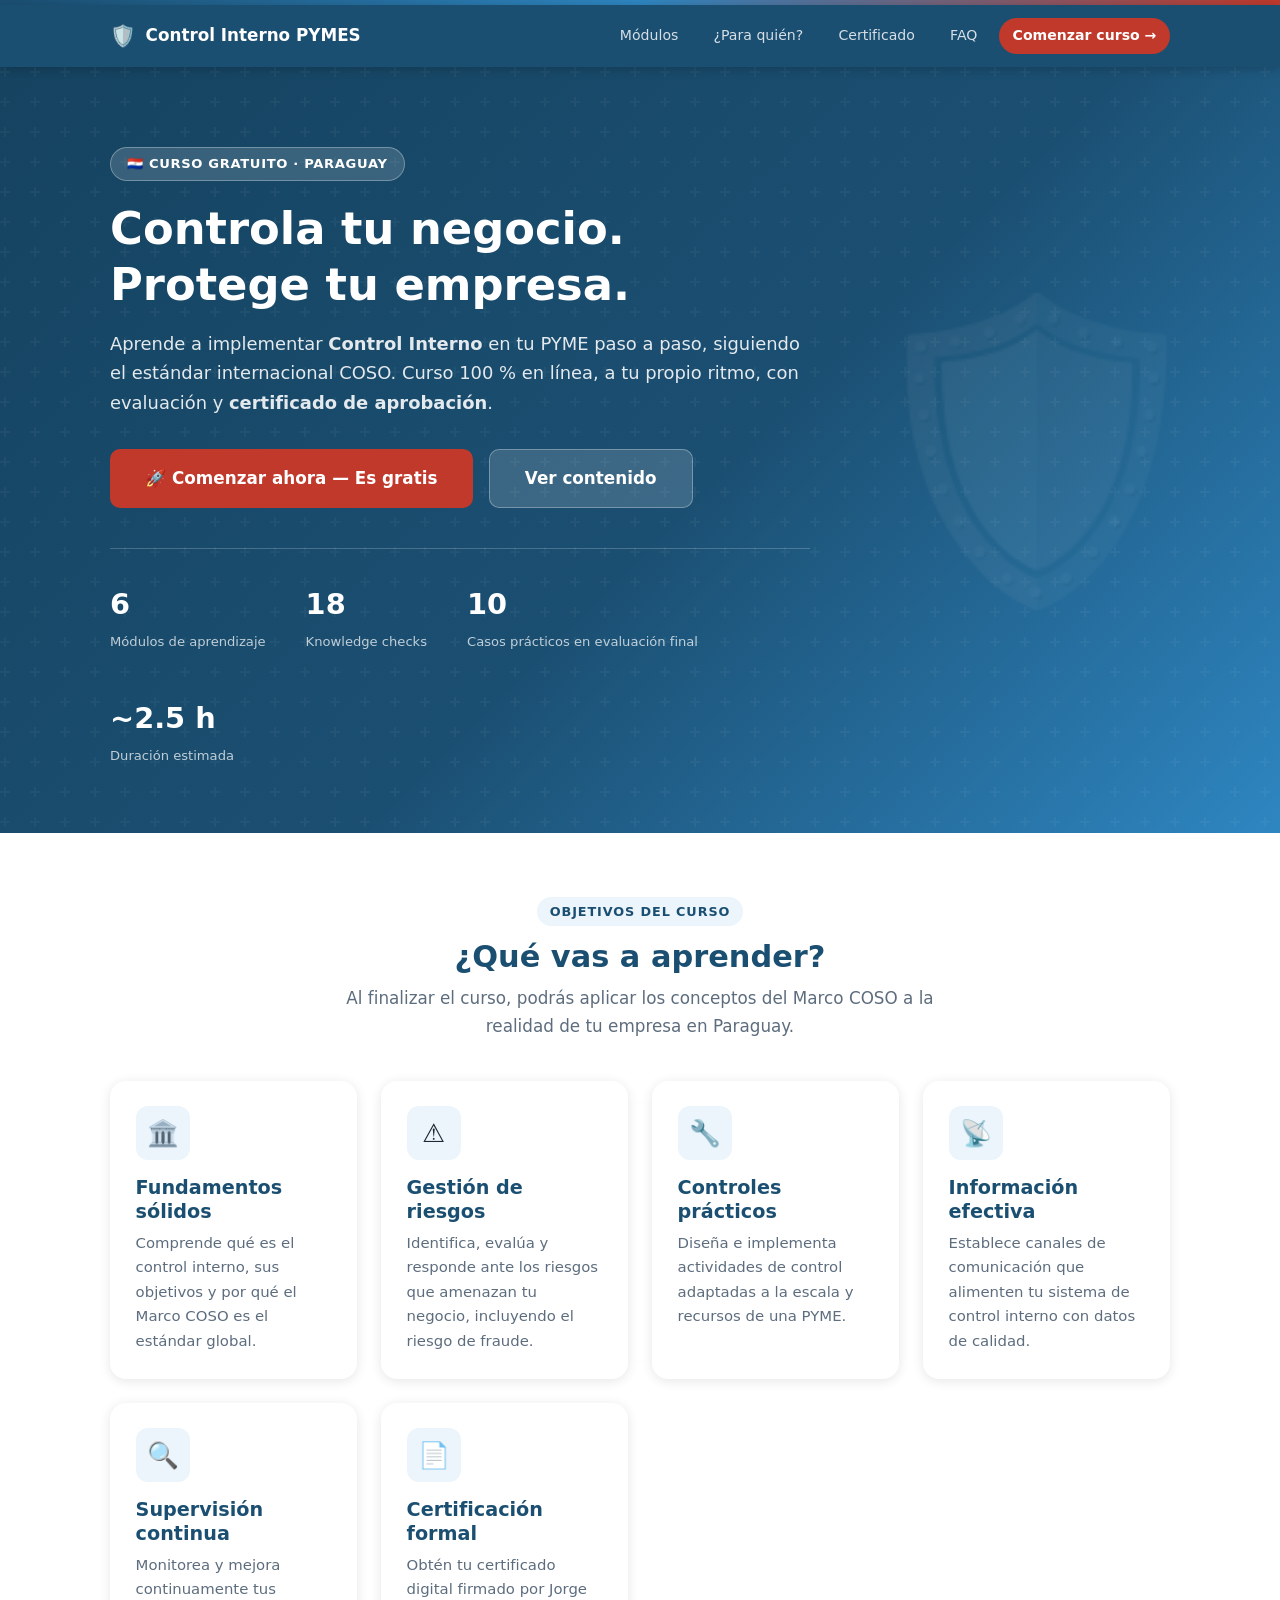
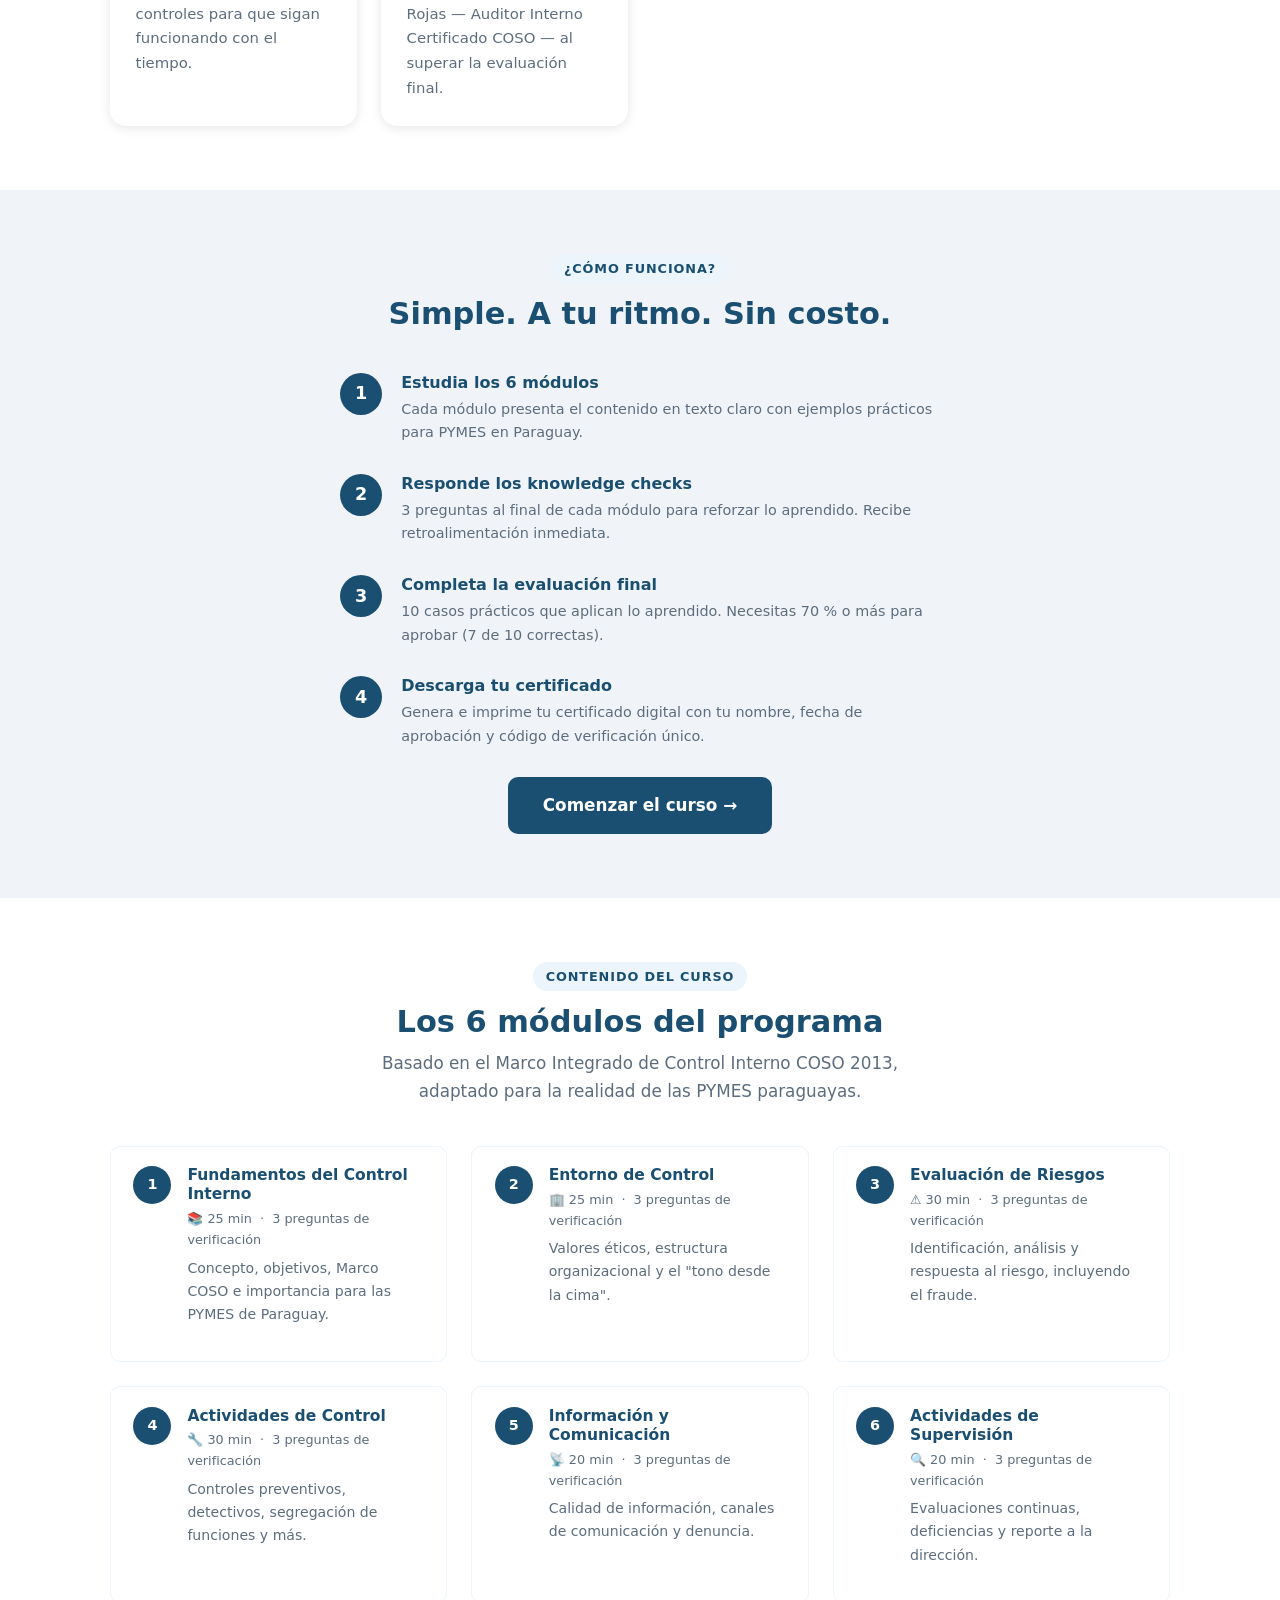
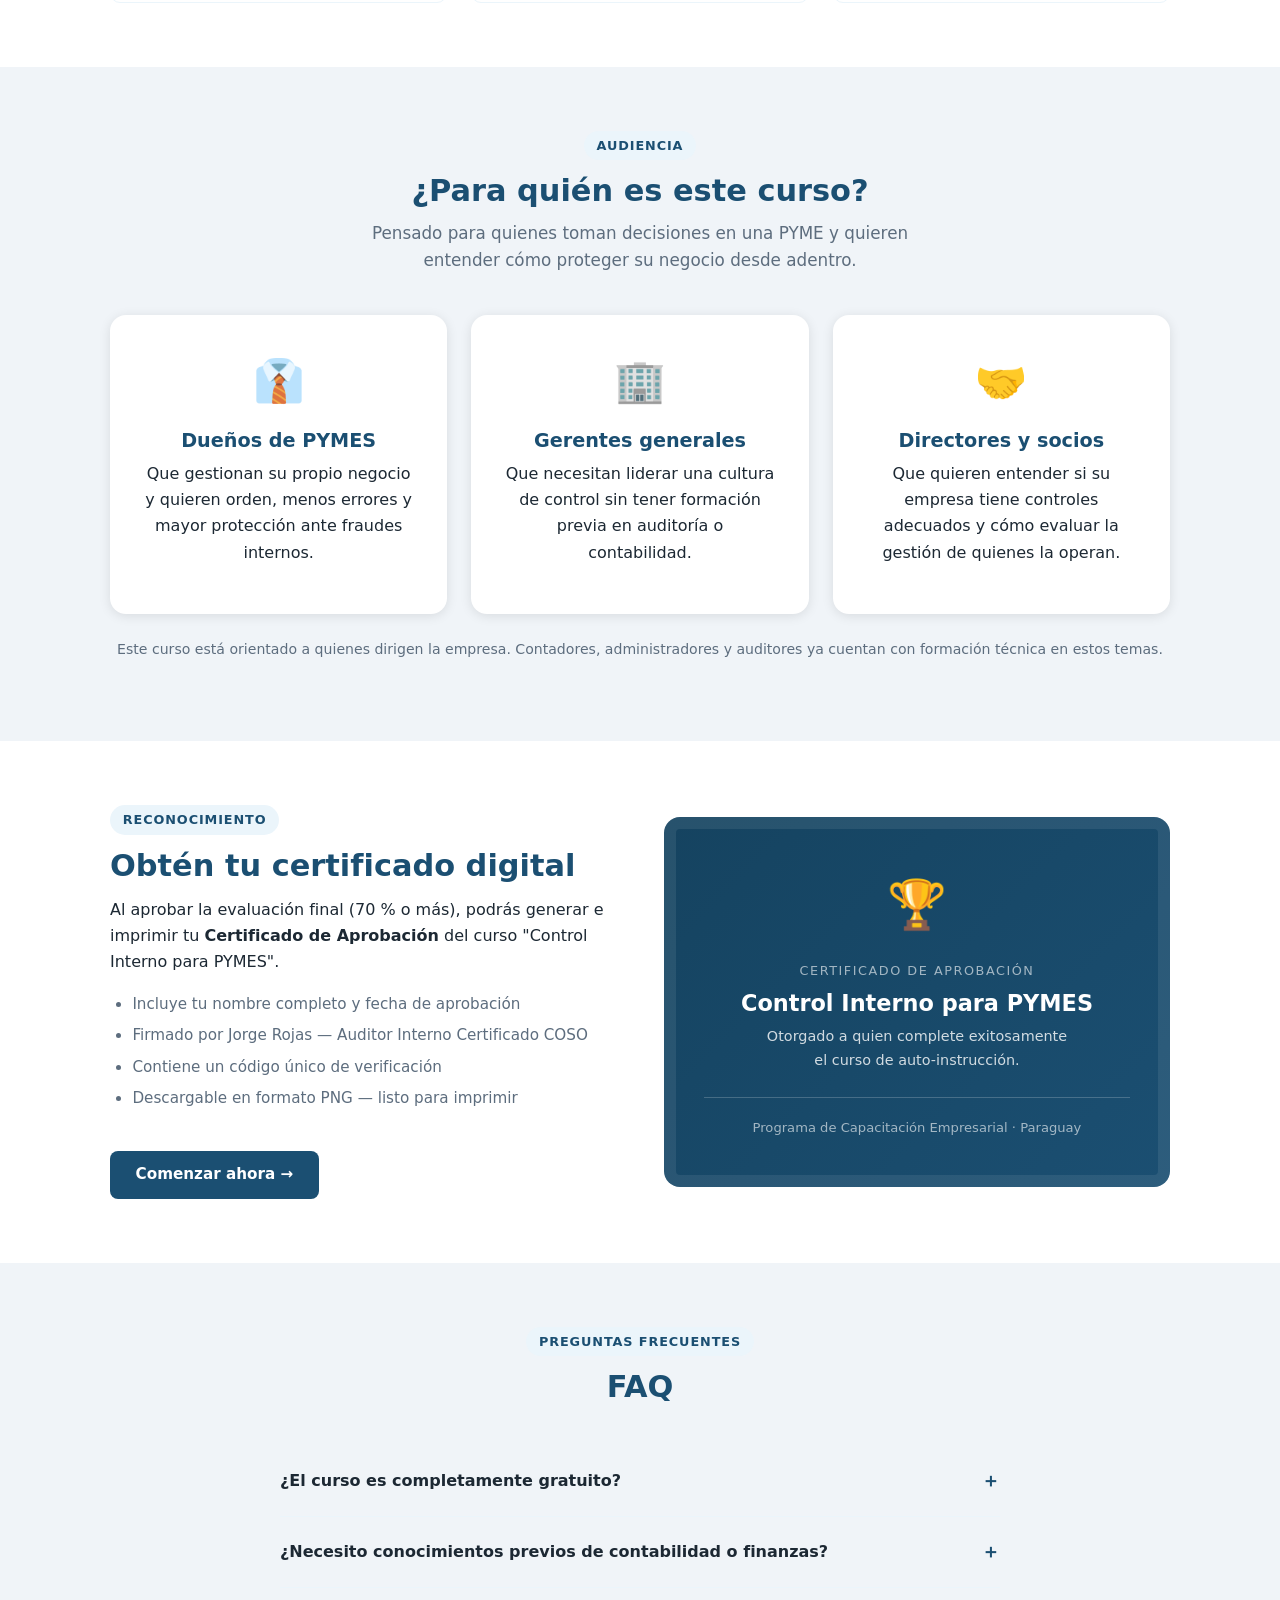
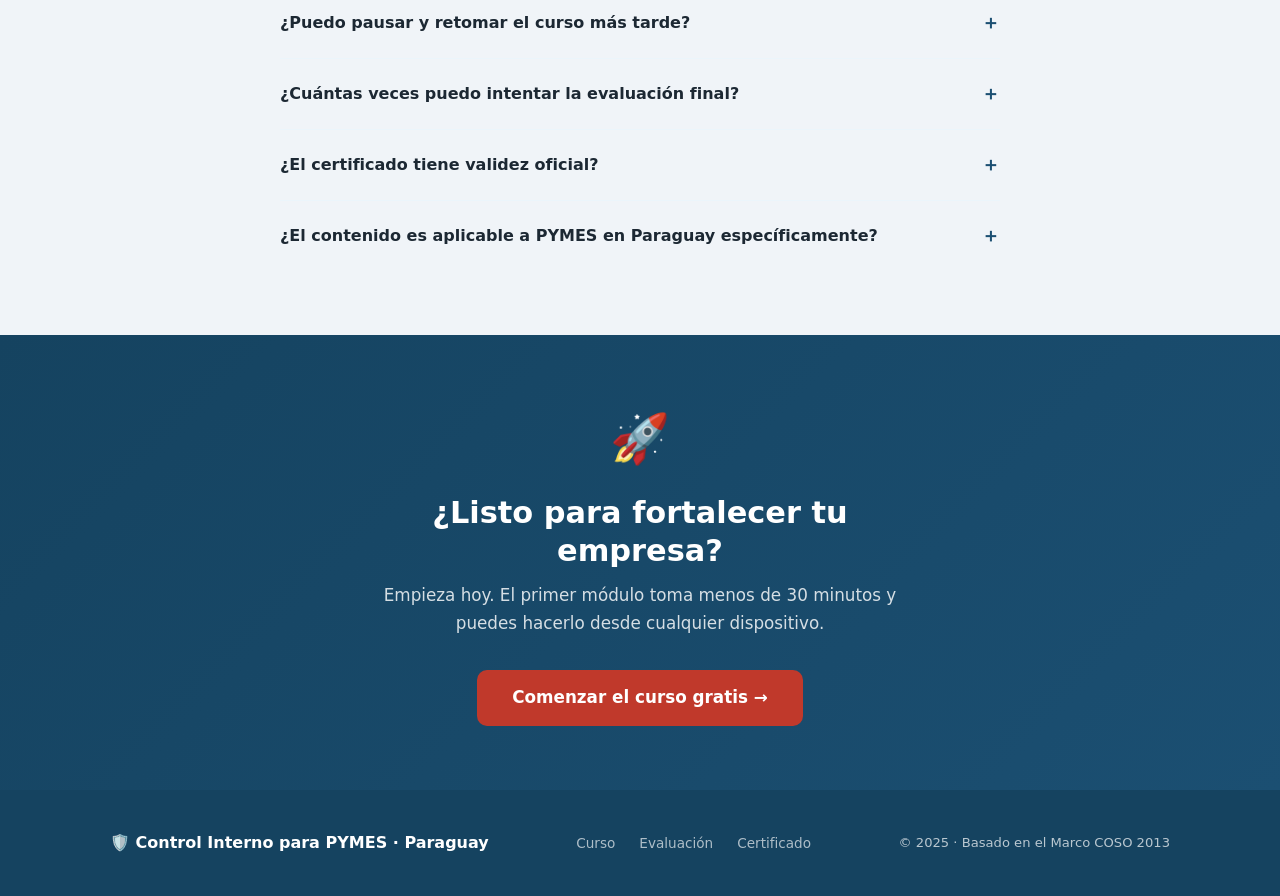
<file: index.html>
<!DOCTYPE html>
<html lang="es">
<head>
  <meta charset="UTF-8">
  <meta http-equiv="refresh" content="0; url=control-interno-pymes/">
  <title>Control Interno para PYMES — Paraguay</title>
</head>
<body>
  <p>Redirigiendo... <a href="control-interno-pymes/">Haz clic aquí si no redirige automáticamente.</a></p>
</body>
</html>
</file>
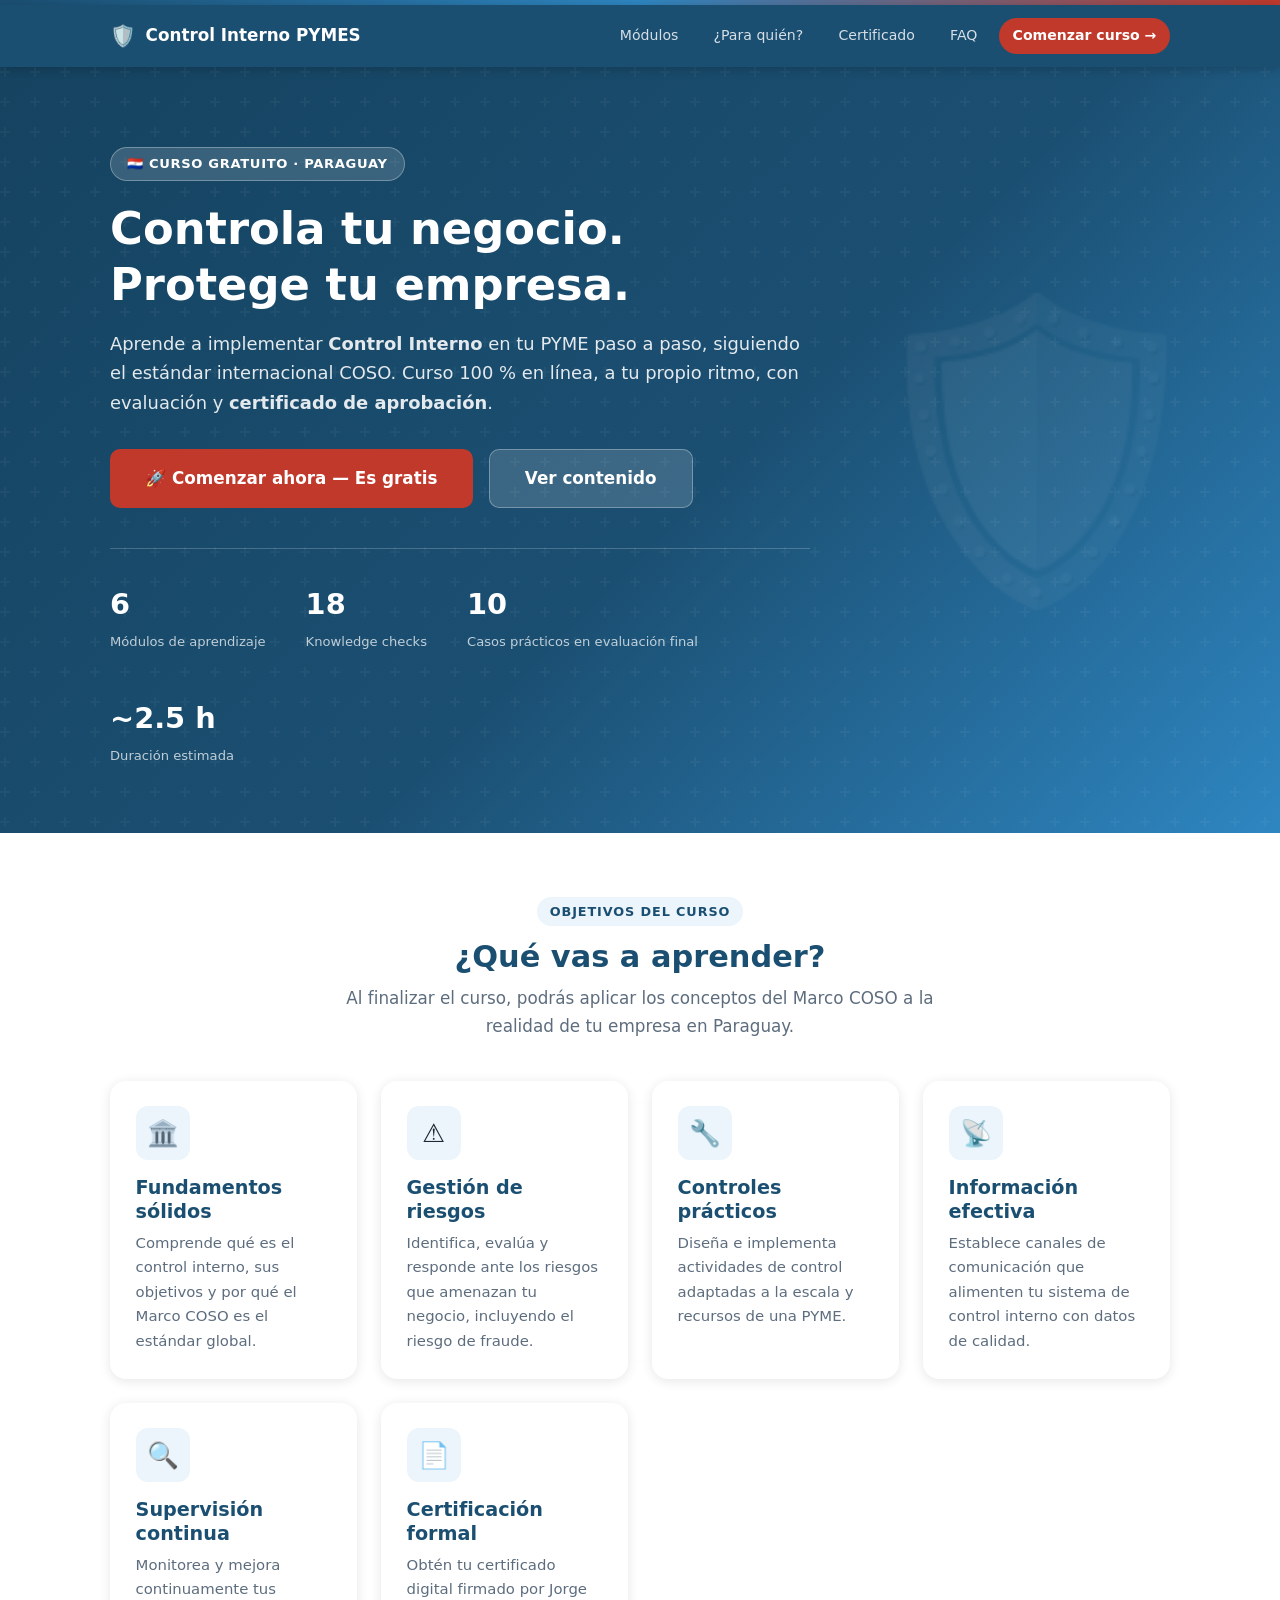
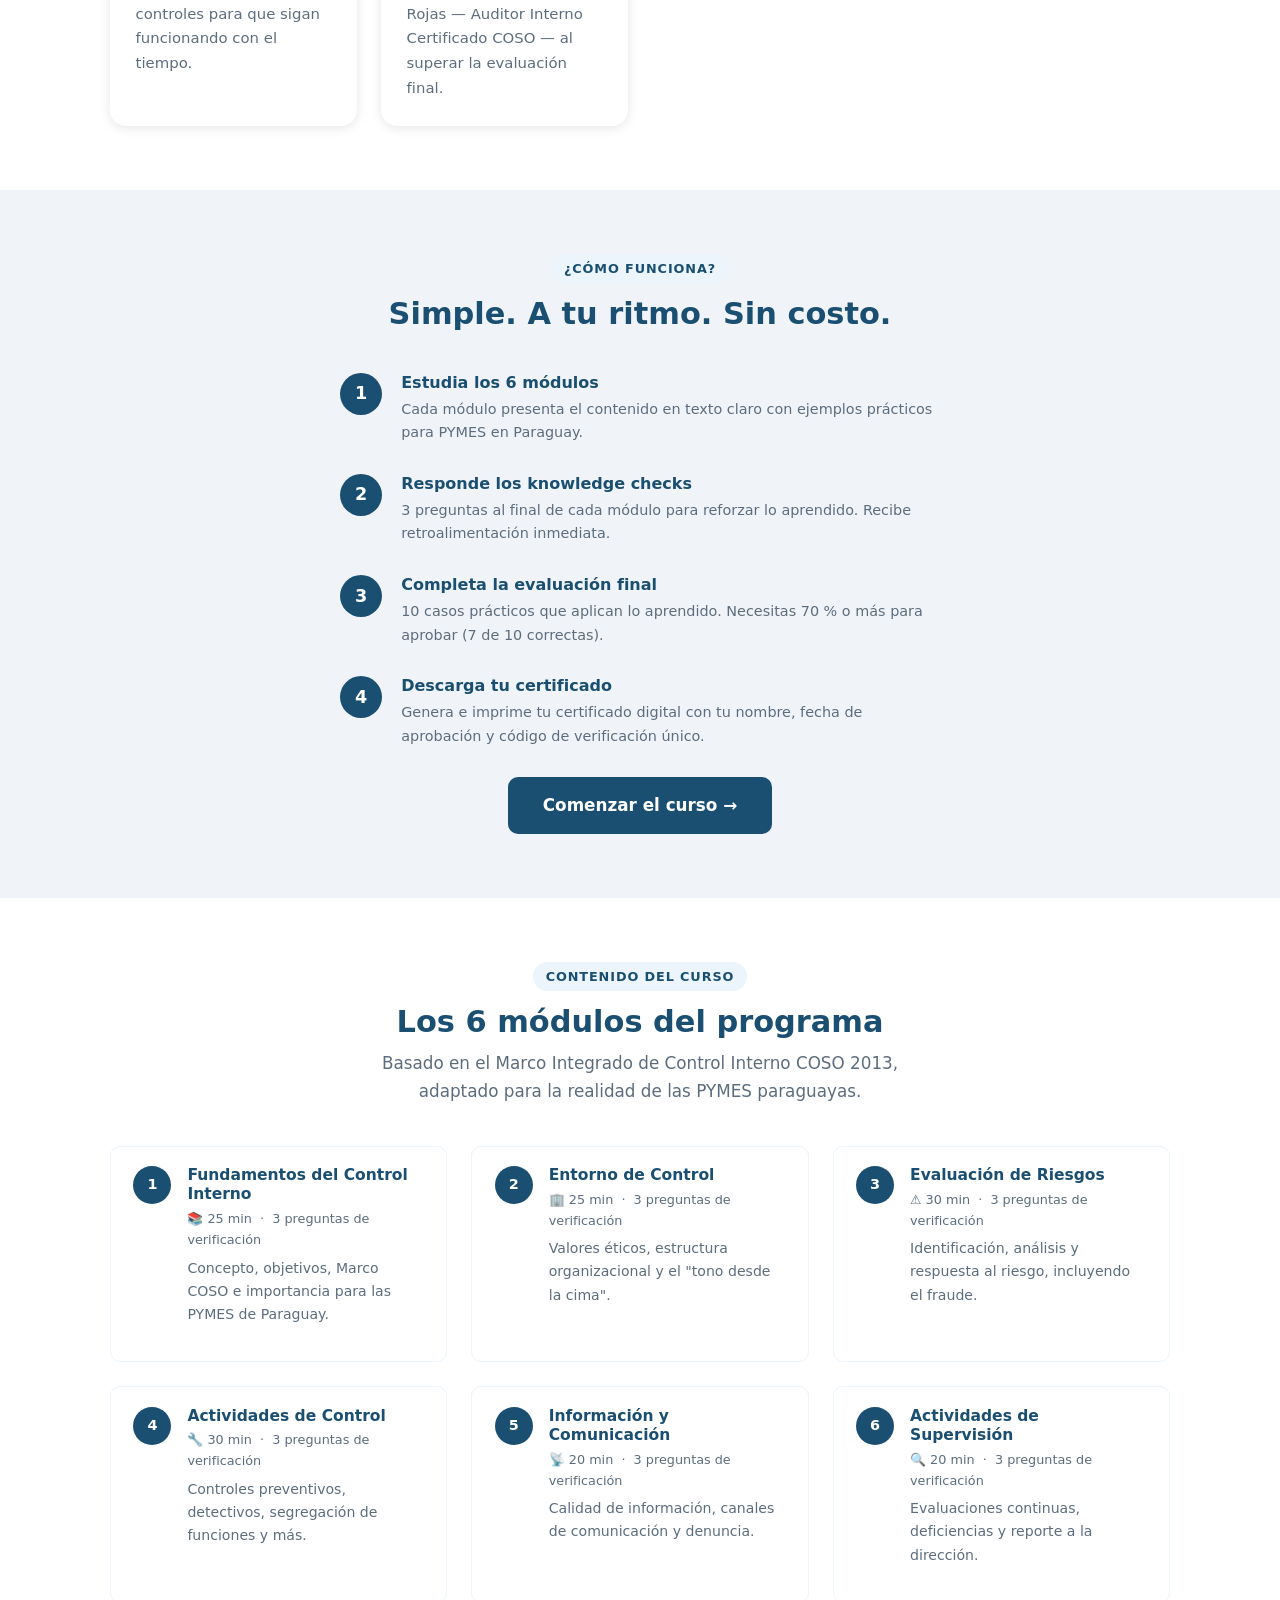
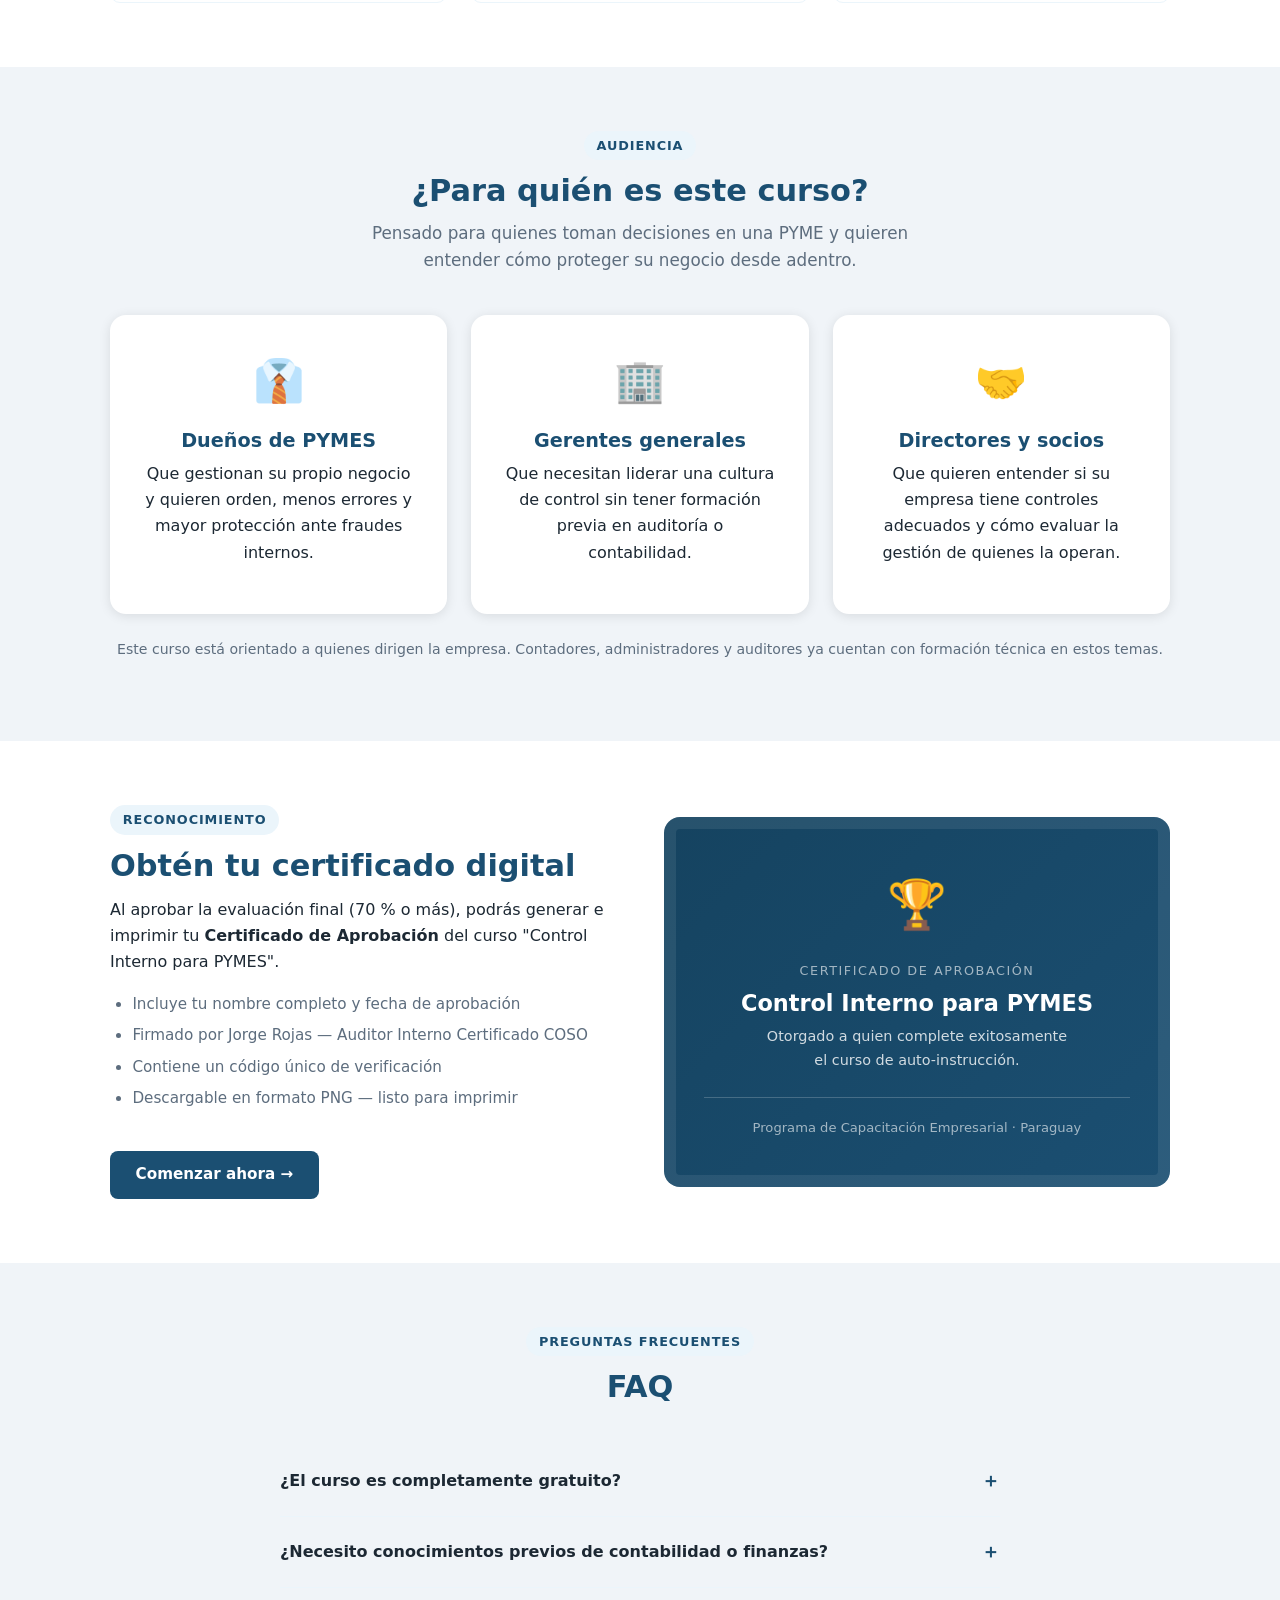
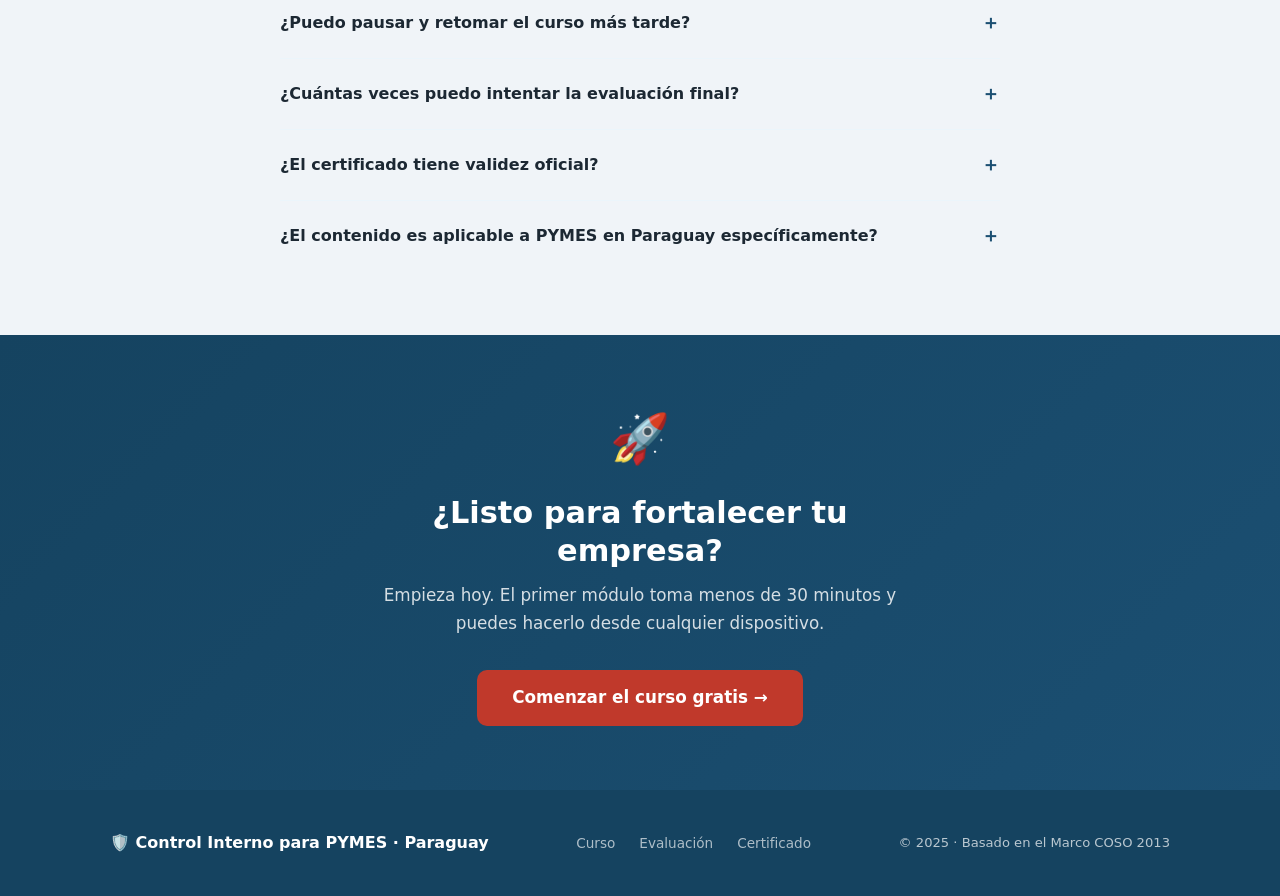
<file: control-interno-pymes/index.html>
<!DOCTYPE html>
<html lang="es">
<head>
  <meta charset="UTF-8">
  <meta name="viewport" content="width=device-width, initial-scale=1.0">
  <title>Control Interno para PYMES — Curso de Auto-instrucción | Paraguay</title>
  <meta name="description" content="Aprende a implementar control interno en tu PYME siguiendo el Marco COSO. Curso 100% en línea, a tu ritmo, con certificado de aprobación.">
  <link rel="stylesheet" href="css/styles.css">
  <style>
    .hero-img-float {
      position: absolute; right: 5%; top: 50%; transform: translateY(-50%);
      opacity: 0.08; font-size: 18rem; pointer-events: none; select: none;
    }
    .target-card { background: var(--card); border-radius: var(--radius-lg); padding: 2rem; text-align: center; box-shadow: var(--shadow); }
    .target-icon { font-size: 2.6rem; margin-bottom: 0.8rem; }
    .accordion-icon { transition: transform 0.2s; }
    .faq-item.open .accordion-icon { transform: rotate(45deg); }
    .stripe { height: 5px; background: linear-gradient(90deg, var(--primary) 0%, var(--primary-light) 50%, var(--accent) 100%); }
  </style>
</head>
<body>

<div class="stripe"></div>

<!-- Navbar -->
<nav class="navbar">
  <div class="container">
    <a class="navbar-brand" href="index.html">
      <span>🛡️</span>
      Control Interno PYMES
    </a>
    <div class="navbar-links">
      <a href="#modulos">Módulos</a>
      <a href="#para-quien">¿Para quién?</a>
      <a href="#certificado">Certificado</a>
      <a href="#faq">FAQ</a>
      <a href="curso.html" class="btn-nav">Comenzar curso →</a>
    </div>
  </div>
</nav>

<!-- Hero -->
<section class="hero">
  <div class="container">
    <div class="hero-content">
      <div class="hero-badge">🇵🇾 Curso Gratuito · Paraguay</div>
      <h1>Controla tu negocio.<br>Protege tu empresa.</h1>
      <p>Aprende a implementar <strong>Control Interno</strong> en tu PYME paso a paso, siguiendo el estándar internacional COSO. Curso 100 % en línea, a tu propio ritmo, con evaluación y <strong>certificado de aprobación</strong>.</p>
      <div class="hero-cta">
        <a href="curso.html" class="btn btn-accent btn-lg">🚀 Comenzar ahora — Es gratis</a>
        <a href="#modulos" class="btn btn-lg" style="background:rgba(255,255,255,0.15);color:#fff;border:1px solid rgba(255,255,255,0.3);">Ver contenido</a>
      </div>
      <div class="hero-stats">
        <div class="hero-stat">
          <strong>6</strong>
          <span>Módulos de aprendizaje</span>
        </div>
        <div class="hero-stat">
          <strong>18</strong>
          <span>Knowledge checks</span>
        </div>
        <div class="hero-stat">
          <strong>10</strong>
          <span>Casos prácticos en evaluación final</span>
        </div>
        <div class="hero-stat">
          <strong>~2.5 h</strong>
          <span>Duración estimada</span>
        </div>
      </div>
    </div>
  </div>
  <div class="hero-img-float" aria-hidden="true">🛡️</div>
</section>

<!-- Qué aprenderás -->
<section class="section section-alt">
  <div class="container">
    <div class="section-header">
      <span class="section-label">Objetivos del curso</span>
      <h2>¿Qué vas a aprender?</h2>
      <p>Al finalizar el curso, podrás aplicar los conceptos del Marco COSO a la realidad de tu empresa en Paraguay.</p>
    </div>
    <div class="grid-3">
      <div class="card feature-card">
        <div class="feature-icon">🏛️</div>
        <h3>Fundamentos sólidos</h3>
        <p>Comprende qué es el control interno, sus objetivos y por qué el Marco COSO es el estándar global.</p>
      </div>
      <div class="card feature-card">
        <div class="feature-icon">⚠️</div>
        <h3>Gestión de riesgos</h3>
        <p>Identifica, evalúa y responde ante los riesgos que amenazan tu negocio, incluyendo el riesgo de fraude.</p>
      </div>
      <div class="card feature-card">
        <div class="feature-icon">🔧</div>
        <h3>Controles prácticos</h3>
        <p>Diseña e implementa actividades de control adaptadas a la escala y recursos de una PYME.</p>
      </div>
      <div class="card feature-card">
        <div class="feature-icon">📡</div>
        <h3>Información efectiva</h3>
        <p>Establece canales de comunicación que alimenten tu sistema de control interno con datos de calidad.</p>
      </div>
      <div class="card feature-card">
        <div class="feature-icon">🔍</div>
        <h3>Supervisión continua</h3>
        <p>Monitorea y mejora continuamente tus controles para que sigan funcionando con el tiempo.</p>
      </div>
      <div class="card feature-card">
        <div class="feature-icon">📄</div>
        <h3>Certificación formal</h3>
        <p>Obtén tu certificado digital firmado por Jorge Rojas — Auditor Interno Certificado COSO — al superar la evaluación final.</p>
      </div>
    </div>
  </div>
</section>

<!-- Cómo funciona -->
<section class="section">
  <div class="container">
    <div class="section-header">
      <span class="section-label">¿Cómo funciona?</span>
      <h2>Simple. A tu ritmo. Sin costo.</h2>
    </div>
    <div style="max-width:600px;margin:0 auto;" class="steps">
      <div class="step">
        <div class="step-num">1</div>
        <div class="step-content">
          <h3>Estudia los 6 módulos</h3>
          <p>Cada módulo presenta el contenido en texto claro con ejemplos prácticos para PYMES en Paraguay.</p>
        </div>
      </div>
      <div class="step">
        <div class="step-num">2</div>
        <div class="step-content">
          <h3>Responde los knowledge checks</h3>
          <p>3 preguntas al final de cada módulo para reforzar lo aprendido. Recibe retroalimentación inmediata.</p>
        </div>
      </div>
      <div class="step">
        <div class="step-num">3</div>
        <div class="step-content">
          <h3>Completa la evaluación final</h3>
          <p>10 casos prácticos que aplican lo aprendido. Necesitas 70 % o más para aprobar (7 de 10 correctas).</p>
        </div>
      </div>
      <div class="step">
        <div class="step-num">4</div>
        <div class="step-content">
          <h3>Descarga tu certificado</h3>
          <p>Genera e imprime tu certificado digital con tu nombre, fecha de aprobación y código de verificación único.</p>
        </div>
      </div>
    </div>
    <div class="text-center mt-3">
      <a href="curso.html" class="btn btn-primary btn-lg">Comenzar el curso →</a>
    </div>
  </div>
</section>

<!-- Módulos -->
<section id="modulos" class="section section-alt">
  <div class="container">
    <div class="section-header">
      <span class="section-label">Contenido del curso</span>
      <h2>Los 6 módulos del programa</h2>
      <p>Basado en el Marco Integrado de Control Interno COSO 2013, adaptado para la realidad de las PYMES paraguayas.</p>
    </div>
    <div class="grid-2">
      <div class="module-card">
        <div class="module-number">1</div>
        <div>
          <h3>Fundamentos del Control Interno</h3>
          <div class="meta">📚 25 min &nbsp;·&nbsp; 3 preguntas de verificación</div>
          <p style="font-size:0.88rem;color:var(--text-muted);margin-top:0.4rem;">Concepto, objetivos, Marco COSO e importancia para las PYMES de Paraguay.</p>
        </div>
      </div>
      <div class="module-card">
        <div class="module-number">2</div>
        <div>
          <h3>Entorno de Control</h3>
          <div class="meta">🏢 25 min &nbsp;·&nbsp; 3 preguntas de verificación</div>
          <p style="font-size:0.88rem;color:var(--text-muted);margin-top:0.4rem;">Valores éticos, estructura organizacional y el "tono desde la cima".</p>
        </div>
      </div>
      <div class="module-card">
        <div class="module-number">3</div>
        <div>
          <h3>Evaluación de Riesgos</h3>
          <div class="meta">⚠️ 30 min &nbsp;·&nbsp; 3 preguntas de verificación</div>
          <p style="font-size:0.88rem;color:var(--text-muted);margin-top:0.4rem;">Identificación, análisis y respuesta al riesgo, incluyendo el fraude.</p>
        </div>
      </div>
      <div class="module-card">
        <div class="module-number">4</div>
        <div>
          <h3>Actividades de Control</h3>
          <div class="meta">🔧 30 min &nbsp;·&nbsp; 3 preguntas de verificación</div>
          <p style="font-size:0.88rem;color:var(--text-muted);margin-top:0.4rem;">Controles preventivos, detectivos, segregación de funciones y más.</p>
        </div>
      </div>
      <div class="module-card">
        <div class="module-number">5</div>
        <div>
          <h3>Información y Comunicación</h3>
          <div class="meta">📡 20 min &nbsp;·&nbsp; 3 preguntas de verificación</div>
          <p style="font-size:0.88rem;color:var(--text-muted);margin-top:0.4rem;">Calidad de información, canales de comunicación y denuncia.</p>
        </div>
      </div>
      <div class="module-card">
        <div class="module-number">6</div>
        <div>
          <h3>Actividades de Supervisión</h3>
          <div class="meta">🔍 20 min &nbsp;·&nbsp; 3 preguntas de verificación</div>
          <p style="font-size:0.88rem;color:var(--text-muted);margin-top:0.4rem;">Evaluaciones continuas, deficiencias y reporte a la dirección.</p>
        </div>
      </div>
    </div>
  </div>
</section>

<!-- Para quién -->
<section id="para-quien" class="section">
  <div class="container">
    <div class="section-header">
      <span class="section-label">Audiencia</span>
      <h2>¿Para quién es este curso?</h2>
      <p>Pensado para quienes toman decisiones en una PYME y quieren entender cómo proteger su negocio desde adentro.</p>
    </div>
    <div class="grid-3">
      <div class="target-card">
        <div class="target-icon">👔</div>
        <h3>Dueños de PYMES</h3>
        <p>Que gestionan su propio negocio y quieren orden, menos errores y mayor protección ante fraudes internos.</p>
      </div>
      <div class="target-card">
        <div class="target-icon">🏢</div>
        <h3>Gerentes generales</h3>
        <p>Que necesitan liderar una cultura de control sin tener formación previa en auditoría o contabilidad.</p>
      </div>
      <div class="target-card">
        <div class="target-icon">🤝</div>
        <h3>Directores y socios</h3>
        <p>Que quieren entender si su empresa tiene controles adecuados y cómo evaluar la gestión de quienes la operan.</p>
      </div>
    </div>
    <p class="text-center text-muted mt-3" style="font-size:0.88rem;">
      Este curso está orientado a quienes dirigen la empresa. Contadores, administradores y auditores ya cuentan con formación técnica en estos temas.
    </p>
  </div>
</section>

<!-- Certificado -->
<section id="certificado" class="section section-alt">
  <div class="container">
    <div class="grid-2" style="align-items:center;gap:3rem;">
      <div>
        <span class="section-label">Reconocimiento</span>
        <h2>Obtén tu certificado digital</h2>
        <p>Al aprobar la evaluación final (70 % o más), podrás generar e imprimir tu <strong>Certificado de Aprobación</strong> del curso "Control Interno para PYMES".</p>
        <ul style="margin-top:1rem;color:var(--text-muted);font-size:0.95rem;">
          <li>Incluye tu nombre completo y fecha de aprobación</li>
          <li>Firmado por Jorge Rojas — Auditor Interno Certificado COSO</li>
          <li>Contiene un código único de verificación</li>
          <li>Descargable en formato PNG — listo para imprimir</li>
        </ul>
        <a href="curso.html" class="btn btn-primary mt-3">Comenzar ahora →</a>
      </div>
      <div class="cert-preview">
        <div style="font-size:3rem;margin-bottom:1rem;">🏆</div>
        <div style="font-size:0.8rem;letter-spacing:0.12em;text-transform:uppercase;color:rgba(255,255,255,0.6);margin-bottom:0.5rem;">Certificado de Aprobación</div>
        <h2 style="font-size:1.4rem;margin-bottom:0.5rem;">Control Interno para PYMES</h2>
        <p style="font-size:0.9rem;">Otorgado a quien complete exitosamente<br>el curso de auto-instrucción.</p>
        <div style="margin-top:1.5rem;padding-top:1.2rem;border-top:1px solid rgba(255,255,255,0.2);font-size:0.82rem;color:rgba(255,255,255,0.6);">
          Programa de Capacitación Empresarial · Paraguay
        </div>
      </div>
    </div>
  </div>
</section>

<!-- FAQ -->
<section id="faq" class="section">
  <div class="container">
    <div class="section-header">
      <span class="section-label">Preguntas frecuentes</span>
      <h2>FAQ</h2>
    </div>
    <div style="max-width:720px;margin:0 auto;">
      <div class="faq-item">
        <div class="faq-question" onclick="toggleFaq(this)">
          ¿El curso es completamente gratuito?
          <span class="faq-toggle accordion-icon">＋</span>
        </div>
        <div class="faq-answer">Sí, el curso es completamente gratuito. A cambio, te pedimos que completes una breve encuesta de la <strong>FAEDPYME</strong> y del <strong>Observatorio Iberoamericano de la MIPYME</strong>. Este observatorio es una red de investigación que reúne datos sobre pequeñas y medianas empresas en toda Iberoamérica con el objetivo de influir en las políticas públicas que afectan a las PYMES, a través de evidencia académica. Tu participación contribuye directamente a ese esfuerzo colectivo.</div>
      </div>
      <div class="faq-item">
        <div class="faq-question" onclick="toggleFaq(this)">
          ¿Necesito conocimientos previos de contabilidad o finanzas?
          <span class="faq-toggle accordion-icon">＋</span>
        </div>
        <div class="faq-answer">No. El curso está diseñado para personas sin formación técnica previa. El contenido usa lenguaje claro con ejemplos prácticos aplicados a PYMES.</div>
      </div>
      <div class="faq-item">
        <div class="faq-question" onclick="toggleFaq(this)">
          ¿Puedo pausar y retomar el curso más tarde?
          <span class="faq-toggle accordion-icon">＋</span>
        </div>
        <div class="faq-answer">Sí. Tu progreso se guarda automáticamente en tu navegador (localStorage). Mientras uses el mismo dispositivo y navegador, el avance se mantiene.</div>
      </div>
      <div class="faq-item">
        <div class="faq-question" onclick="toggleFaq(this)">
          ¿Cuántas veces puedo intentar la evaluación final?
          <span class="faq-toggle accordion-icon">＋</span>
        </div>
        <div class="faq-answer">Puedes intentar la evaluación final las veces que necesites. Te recomendamos completar todos los módulos y sus knowledge checks antes de intentarla.</div>
      </div>
      <div class="faq-item">
        <div class="faq-question" onclick="toggleFaq(this)">
          ¿El certificado tiene validez oficial?
          <span class="faq-toggle accordion-icon">＋</span>
        </div>
        <div class="faq-answer">No. Este es un certificado de realización de un curso básico de auto-instrucción. No está reconocido por ningún organismo oficial, entidad reguladora ni institución académica acreditada. Su valor es personal y formativo: acredita que completaste el curso y aprobaste la evaluación, nada más.</div>
      </div>
      <div class="faq-item">
        <div class="faq-question" onclick="toggleFaq(this)">
          ¿El contenido es aplicable a PYMES en Paraguay específicamente?
          <span class="faq-toggle accordion-icon">＋</span>
        </div>
        <div class="faq-answer">Sí. Si bien el Marco COSO es internacional, el contenido está adaptado al contexto de las PYMES paraguayas, con referencias a la DNIT, el MTESS, el acceso a financiamiento bancario o vía AFD (como banca de segundo piso) y el entorno regulatorio local.</div>
      </div>
    </div>
  </div>
</section>

<!-- CTA Final -->
<section class="section" style="background: linear-gradient(135deg, var(--primary-dark), var(--primary)); color:#fff;">
  <div class="container text-center">
    <div style="max-width:560px;margin:0 auto;">
      <div style="font-size:3rem;margin-bottom:1rem;">🚀</div>
      <h2 style="color:#fff;font-size:1.9rem;">¿Listo para fortalecer tu empresa?</h2>
      <p style="color:rgba(255,255,255,0.82);font-size:1.05rem;margin-bottom:2rem;">Empieza hoy. El primer módulo toma menos de 30 minutos y puedes hacerlo desde cualquier dispositivo.</p>
      <a href="curso.html" class="btn btn-accent btn-lg">Comenzar el curso gratis →</a>
    </div>
  </div>
</section>

<!-- Footer -->
<footer class="footer">
  <div class="container">
    <div class="footer-inner">
      <div class="footer-brand">🛡️ Control Interno para PYMES · Paraguay</div>
      <div class="footer-links">
        <a href="curso.html">Curso</a>
        <a href="evaluacion.html">Evaluación</a>
        <a href="certificado.html">Certificado</a>
      </div>
      <div style="font-size:0.82rem;">© 2025 · Basado en el Marco COSO 2013</div>
    </div>
  </div>
</footer>

<script>
function toggleFaq(el) {
  const item = el.parentElement;
  const answer = item.querySelector('.faq-answer');
  const icon = el.querySelector('.accordion-icon');
  const isOpen = answer.classList.contains('open');
  document.querySelectorAll('.faq-answer.open').forEach(a => a.classList.remove('open'));
  document.querySelectorAll('.faq-item.open').forEach(i => i.classList.remove('open'));
  document.querySelectorAll('.accordion-icon').forEach(i => i.textContent = '＋');
  if (!isOpen) {
    answer.classList.add('open');
    item.classList.add('open');
    icon.textContent = '✕';
  }
}
</script>
</body>
</html>
</file>
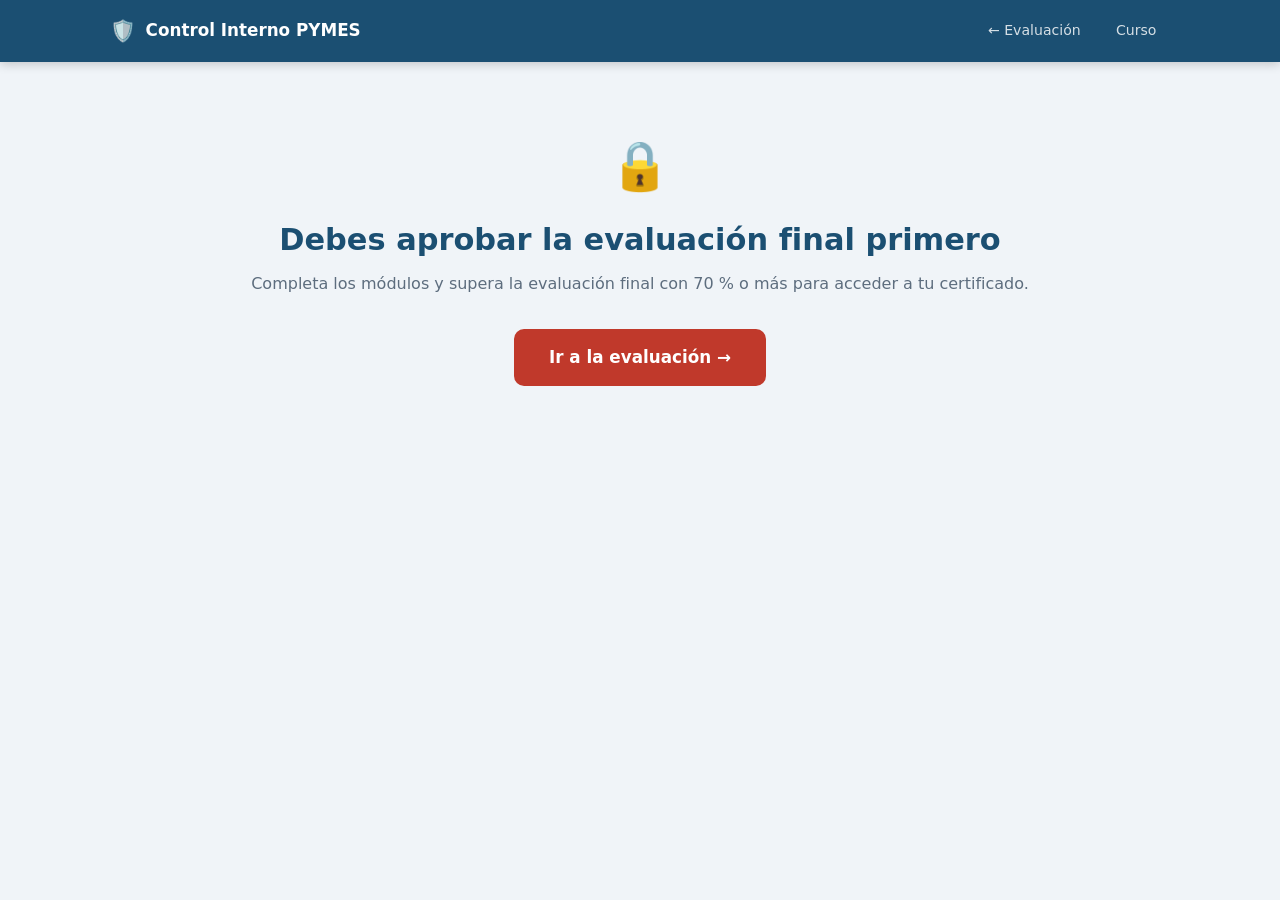
<file: control-interno-pymes/certificado.html>
<!DOCTYPE html>
<html lang="es">
<head>
  <meta charset="UTF-8">
  <meta name="viewport" content="width=device-width, initial-scale=1.0">
  <title>Certificado — Control Interno para PYMES | Paraguay</title>
  <link rel="stylesheet" href="css/styles.css">
</head>
<body class="certificate-page">

<!-- Navbar -->
<nav class="navbar">
  <div class="container">
    <a class="navbar-brand" href="index.html"><span>🛡️</span> Control Interno PYMES</a>
    <div class="navbar-links">
      <a href="evaluacion.html">← Evaluación</a>
      <a href="curso.html">Curso</a>
    </div>
  </div>
</nav>

<!-- Locked screen -->
<div id="screen-locked" style="display:none;">
  <div class="container text-center" style="padding:4rem 0;">
    <div style="font-size:3rem;margin-bottom:1rem;">🔒</div>
    <h2>Debes aprobar la evaluación final primero</h2>
    <p class="text-muted" style="margin-bottom:2rem;">Completa los módulos y supera la evaluación final con 70 % o más para acceder a tu certificado.</p>
    <a href="evaluacion.html" class="btn btn-accent btn-lg">Ir a la evaluación →</a>
  </div>
</div>

<!-- Certificate screen -->
<div id="screen-cert" style="display:none;">
  <div class="container">
    <div class="exam-header" style="padding-bottom:0;">
      <div style="font-size:3rem;margin-bottom:0.5rem;">🏆</div>
      <h1>Tu Certificado</h1>
      <p class="text-muted">Completa tus datos y descarga tu certificado de aprobación.</p>
    </div>

    <div class="certificate-form-area card" style="margin-bottom:2rem;">
      <div class="form-group">
        <label class="form-label" for="cert-name">Tu nombre completo *</label>
        <input type="text" id="cert-name" class="form-input" placeholder="Ej: María González Rodríguez" maxlength="60">
      </div>
      <div class="form-group">
        <label class="form-label" for="cert-org">Empresa / Organización (opcional)</label>
        <input type="text" id="cert-org" class="form-input" placeholder="Ej: Distribuidora San Juan S.R.L." maxlength="60">
      </div>
      <button class="btn btn-primary w-full" style="justify-content:center;" onclick="generateCertificate()">
        🎨 Generar certificado
      </button>
    </div>

    <div id="cert-area" style="display:none;">
      <div class="cert-wrapper">
        <canvas id="cert-canvas"></canvas>
      </div>
      <div class="cert-actions">
        <button class="btn btn-success" onclick="downloadCert()">⬇️ Descargar PNG</button>
        <button class="btn btn-outline" onclick="printCert()">🖨️ Imprimir / PDF</button>
        <button class="btn btn-primary" onclick="shareCert()">📤 Compartir</button>
      </div>
      <p class="text-center text-muted mt-2" style="font-size:0.82rem;">
        Para guardar como PDF: usa "Imprimir → Guardar como PDF" en tu navegador.
      </p>
    </div>
  </div>
</div>

<script src="js/data.js"></script>
<script src="js/certificado.js"></script>
</body>
</html>
</file>
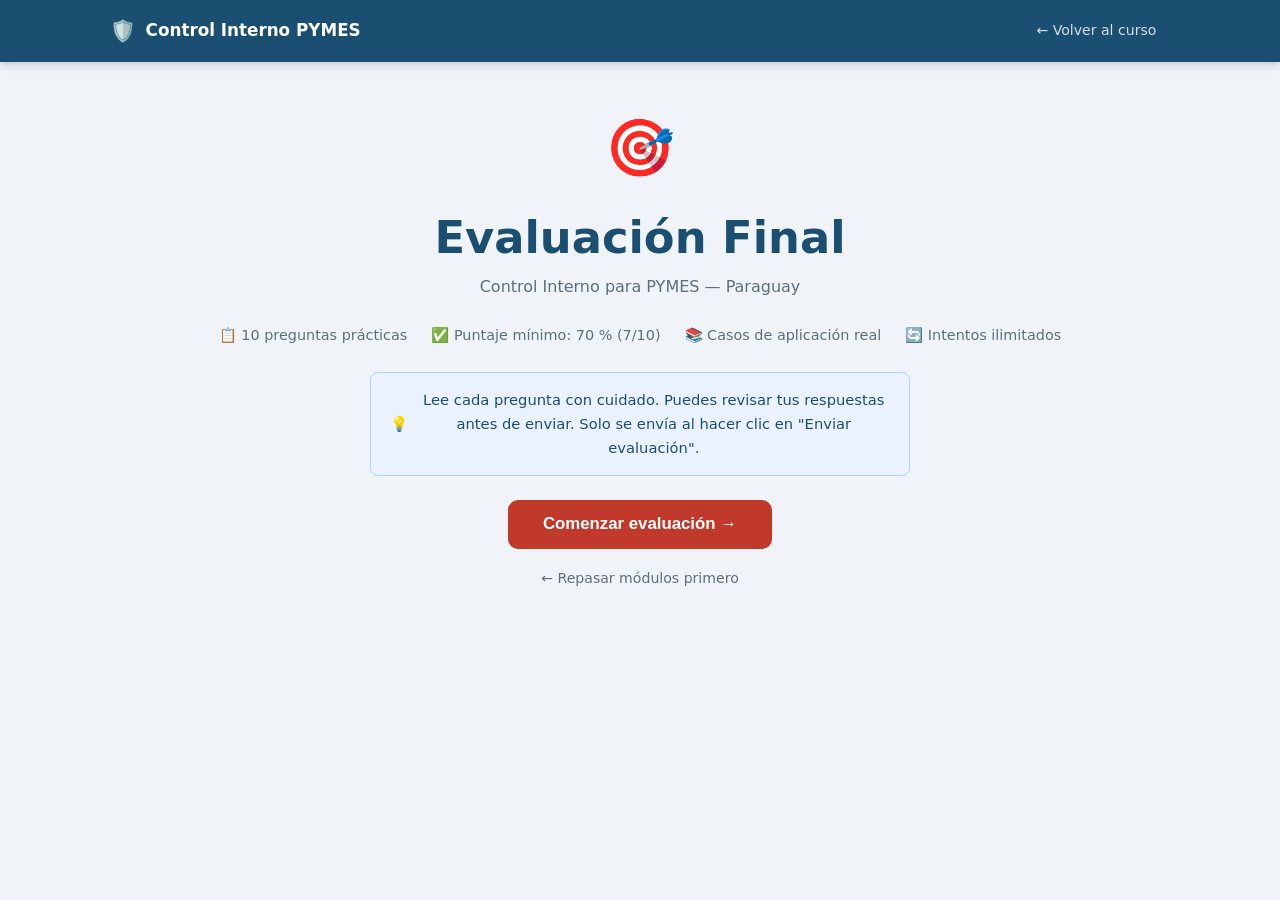
<file: control-interno-pymes/evaluacion.html>
<!DOCTYPE html>
<html lang="es">
<head>
  <meta charset="UTF-8">
  <meta name="viewport" content="width=device-width, initial-scale=1.0">
  <title>Evaluación Final — Control Interno para PYMES | Paraguay</title>
  <link rel="stylesheet" href="css/styles.css">
</head>
<body>

<!-- Navbar -->
<nav class="navbar">
  <div class="container">
    <a class="navbar-brand" href="index.html"><span>🛡️</span> Control Interno PYMES</a>
    <div class="navbar-links">
      <a href="curso.html">← Volver al curso</a>
    </div>
  </div>
</nav>

<!-- Intro screen -->
<div id="screen-intro">
  <div class="exam-header container">
    <div style="font-size:3.5rem;margin-bottom:1rem;">🎯</div>
    <h1>Evaluación Final</h1>
    <p class="text-muted">Control Interno para PYMES — Paraguay</p>
    <div class="exam-meta">
      <div class="exam-meta-item">📋 10 preguntas prácticas</div>
      <div class="exam-meta-item">✅ Puntaje mínimo: 70 % (7/10)</div>
      <div class="exam-meta-item">📚 Casos de aplicación real</div>
      <div class="exam-meta-item">🔄 Intentos ilimitados</div>
    </div>
    <div class="alert alert-info" style="max-width:540px;margin:1.5rem auto;">
      <span>💡</span>
      <span>Lee cada pregunta con cuidado. Puedes revisar tus respuestas antes de enviar. Solo se envía al hacer clic en "Enviar evaluación".</span>
    </div>
    <button class="btn btn-accent btn-lg" onclick="startExam()">Comenzar evaluación →</button>
    <div style="margin-top:1rem;">
      <a href="curso.html" style="font-size:0.88rem;color:var(--text-muted);">← Repasar módulos primero</a>
    </div>
  </div>
</div>

<!-- Exam screen -->
<div id="screen-exam" style="display:none;">
  <div class="exam-progress-tracker">
    <div class="container">
      <div style="display:flex;align-items:center;justify-content:space-between;margin-bottom:0.4rem;">
        <span style="font-size:0.82rem;font-weight:600;color:var(--text-muted);">Progreso</span>
        <span id="answers-count" style="font-size:0.82rem;color:var(--text-muted);">0 / 10 respondidas</span>
      </div>
      <div class="progress-bar" style="height:6px;">
        <div class="progress-fill" id="exam-progress-fill" style="width:0%"></div>
      </div>
    </div>
  </div>

  <div class="container" style="padding-top:1.5rem;padding-bottom:2rem;max-width:780px;">
    <div id="exam-questions-list"></div>
    <div class="exam-submit-area">
      <div class="alert alert-info" id="incomplete-warning" style="display:none;max-width:500px;margin:0 auto 1rem;">
        <span>⚠️</span>
        <span>Aún tienes preguntas sin responder. ¿Deseas enviar de todas formas?</span>
      </div>
      <button class="btn btn-accent btn-lg" id="submit-exam-btn" onclick="submitExam()">
        Enviar evaluación
      </button>
    </div>
  </div>
</div>

<!-- Results screen -->
<div id="screen-results" style="display:none;">
  <div class="container result-screen" id="result-content"></div>
</div>

<script src="js/data.js"></script>
<script src="js/evaluacion.js"></script>
</body>
</html>
</file>
<file: control-interno-pymes/css/styles.css>
/* ===== CSS Variables ===== */
:root {
  --primary: #1B4F72;
  --primary-light: #2E86C1;
  --primary-dark: #154360;
  --accent: #C0392B;
  --accent-light: #E74C3C;
  --success: #1E8449;
  --success-light: #27AE60;
  --warning: #D68910;
  --warning-light: #F39C12;
  --info: #117A65;
  --bg: #F0F4F8;
  --bg-light: #FAFCFF;
  --card: #FFFFFF;
  --text: #1C2833;
  --text-muted: #5D6D7E;
  --border: #D5D8DC;
  --border-light: #EBF5FB;
  --shadow: 0 2px 12px rgba(0,0,0,0.10);
  --shadow-lg: 0 8px 32px rgba(0,0,0,0.14);
  --radius: 10px;
  --radius-lg: 16px;
  --transition: all 0.22s ease;
}

/* ===== Reset & Base ===== */
*, *::before, *::after { box-sizing: border-box; margin: 0; padding: 0; }
html { scroll-behavior: smooth; }
body {
  font-family: 'Segoe UI', system-ui, -apple-system, sans-serif;
  background: var(--bg);
  color: var(--text);
  line-height: 1.65;
  font-size: 16px;
}
img { max-width: 100%; display: block; }
a { color: var(--primary-light); text-decoration: none; }
a:hover { text-decoration: underline; }

/* ===== Typography ===== */
h1,h2,h3,h4,h5 { font-weight: 700; line-height: 1.25; color: var(--primary); }
h1 { font-size: clamp(1.9rem, 4vw, 2.8rem); }
h2 { font-size: clamp(1.4rem, 3vw, 1.9rem); margin-bottom: 0.75rem; }
h3 { font-size: 1.2rem; margin-bottom: 0.5rem; }
p { margin-bottom: 1rem; }
ul, ol { padding-left: 1.4rem; margin-bottom: 1rem; }
li { margin-bottom: 0.4rem; }

/* ===== Layout ===== */
.container { max-width: 1100px; margin: 0 auto; padding: 0 1.25rem; }
.section { padding: 4rem 0; }
.section-alt { background: var(--card); }

/* ===== Navbar ===== */
.navbar {
  position: sticky; top: 0; z-index: 100;
  background: var(--primary);
  box-shadow: 0 2px 10px rgba(0,0,0,0.2);
}
.navbar .container {
  display: flex; align-items: center; justify-content: space-between;
  padding-top: 0.8rem; padding-bottom: 0.8rem;
}
.navbar-brand {
  display: flex; align-items: center; gap: 0.6rem;
  color: #fff; font-weight: 700; font-size: 1.05rem;
  text-decoration: none;
}
.navbar-brand span { font-size: 1.3rem; }
.navbar-links { display: flex; gap: 0.5rem; }
.navbar-links a {
  color: rgba(255,255,255,0.82); padding: 0.4rem 0.85rem;
  border-radius: 6px; font-size: 0.88rem; transition: var(--transition);
  text-decoration: none;
}
.navbar-links a:hover { color: #fff; background: rgba(255,255,255,0.12); }
.btn-nav {
  background: var(--accent); color: #fff !important;
  font-weight: 600; border-radius: 20px !important;
}
.btn-nav:hover { background: var(--accent-light) !important; }

/* ===== Buttons ===== */
.btn {
  display: inline-flex; align-items: center; gap: 0.4rem;
  padding: 0.7rem 1.6rem; border-radius: 8px;
  font-weight: 600; font-size: 0.95rem; cursor: pointer;
  border: none; transition: var(--transition); text-decoration: none;
}
.btn-primary { background: var(--primary); color: #fff; }
.btn-primary:hover { background: var(--primary-dark); transform: translateY(-1px); box-shadow: var(--shadow); text-decoration: none; color: #fff; }
.btn-accent { background: var(--accent); color: #fff; }
.btn-accent:hover { background: var(--accent-light); transform: translateY(-1px); text-decoration: none; color: #fff; }
.btn-success { background: var(--success); color: #fff; }
.btn-success:hover { background: var(--success-light); text-decoration: none; color: #fff; }
.btn-outline {
  background: transparent; border: 2px solid var(--primary);
  color: var(--primary);
}
.btn-outline:hover { background: var(--primary); color: #fff; text-decoration: none; }
.btn-lg { padding: 0.9rem 2.2rem; font-size: 1.05rem; border-radius: 10px; }
.btn-sm { padding: 0.45rem 1rem; font-size: 0.82rem; }
.btn:disabled { opacity: 0.5; cursor: not-allowed; transform: none !important; }

/* ===== Hero ===== */
.hero {
  background: linear-gradient(135deg, var(--primary-dark) 0%, var(--primary) 55%, var(--primary-light) 100%);
  color: #fff; padding: 5rem 0 4rem;
  position: relative; overflow: hidden;
}
.hero::before {
  content: ''; position: absolute; inset: 0;
  background: url("data:image/svg+xml,%3Csvg width='60' height='60' viewBox='0 0 60 60' xmlns='http://www.w3.org/2000/svg'%3E%3Cg fill='none' fill-rule='evenodd'%3E%3Cg fill='%23ffffff' fill-opacity='0.04'%3E%3Cpath d='M36 34v-4h-2v4h-4v2h4v4h2v-4h4v-2h-4zm0-30V0h-2v4h-4v2h4v4h2V6h4V4h-4zM6 34v-4H4v4H0v2h4v4h2v-4h4v-2H6zM6 4V0H4v4H0v2h4v4h2V6h4V4H6z'/%3E%3C/g%3E%3C/g%3E%3C/svg%3E");
}
.hero-content { position: relative; z-index: 1; max-width: 700px; }
.hero-badge {
  display: inline-block; background: rgba(255,255,255,0.15);
  border: 1px solid rgba(255,255,255,0.3);
  padding: 0.35rem 1rem; border-radius: 20px;
  font-size: 0.82rem; font-weight: 600; letter-spacing: 0.05em;
  margin-bottom: 1.2rem; text-transform: uppercase;
}
.hero h1 { color: #fff; margin-bottom: 1rem; }
.hero p { font-size: 1.12rem; color: rgba(255,255,255,0.88); margin-bottom: 2rem; }
.hero-cta { display: flex; gap: 1rem; flex-wrap: wrap; }
.hero-stats {
  display: flex; gap: 2.5rem; margin-top: 2.5rem;
  padding-top: 2rem; border-top: 1px solid rgba(255,255,255,0.2);
  flex-wrap: wrap;
}
.hero-stat strong { display: block; font-size: 1.8rem; color: #fff; }
.hero-stat span { font-size: 0.82rem; color: rgba(255,255,255,0.72); }

/* ===== Cards ===== */
.card {
  background: var(--card); border-radius: var(--radius-lg);
  box-shadow: var(--shadow); padding: 1.6rem;
  transition: var(--transition);
}
.card:hover { box-shadow: var(--shadow-lg); transform: translateY(-2px); }

/* ===== Grid Layouts ===== */
.grid-2 { display: grid; grid-template-columns: repeat(auto-fit, minmax(300px, 1fr)); gap: 1.5rem; }
.grid-3 { display: grid; grid-template-columns: repeat(auto-fit, minmax(240px, 1fr)); gap: 1.5rem; }
.grid-4 { display: grid; grid-template-columns: repeat(auto-fit, minmax(200px, 1fr)); gap: 1.25rem; }

/* ===== Section Headings ===== */
.section-header { text-align: center; margin-bottom: 2.5rem; }
.section-header h2 { margin-bottom: 0.6rem; }
.section-header p { color: var(--text-muted); font-size: 1.05rem; max-width: 600px; margin: 0 auto; }
.section-label {
  display: inline-block; background: var(--border-light);
  color: var(--primary); font-size: 0.8rem; font-weight: 700;
  letter-spacing: 0.07em; text-transform: uppercase;
  padding: 0.25rem 0.8rem; border-radius: 20px; margin-bottom: 0.75rem;
}

/* ===== Feature Cards ===== */
.feature-icon {
  width: 54px; height: 54px; border-radius: 12px;
  background: var(--border-light); display: flex; align-items: center;
  justify-content: center; font-size: 1.6rem; margin-bottom: 1rem;
}
.feature-card h3 { color: var(--primary); margin-bottom: 0.4rem; }
.feature-card p { color: var(--text-muted); font-size: 0.93rem; margin: 0; }

/* ===== Module Cards ===== */
.module-card {
  display: flex; gap: 1rem; align-items: flex-start;
  background: var(--card); border-radius: var(--radius);
  padding: 1.2rem 1.4rem; border: 1px solid var(--border-light);
  transition: var(--transition);
}
.module-card:hover { border-color: var(--primary-light); box-shadow: var(--shadow); }
.module-number {
  min-width: 38px; height: 38px; border-radius: 50%;
  background: var(--primary); color: #fff; font-weight: 700;
  display: flex; align-items: center; justify-content: center;
  font-size: 0.9rem;
}
.module-card h3 { margin: 0 0 0.2rem; font-size: 0.97rem; }
.module-card .meta { font-size: 0.8rem; color: var(--text-muted); }

/* ===== Progress Bar ===== */
.progress-bar {
  height: 8px; background: var(--border); border-radius: 4px; overflow: hidden;
}
.progress-fill {
  height: 100%; background: linear-gradient(90deg, var(--primary), var(--primary-light));
  border-radius: 4px; transition: width 0.5s ease;
}

/* ===== Badges ===== */
.badge {
  display: inline-block; padding: 0.2rem 0.65rem;
  border-radius: 20px; font-size: 0.75rem; font-weight: 600;
}
.badge-success { background: #D5F5E3; color: var(--success); }
.badge-warning { background: #FEF9E7; color: var(--warning); }
.badge-info { background: #EAF2FF; color: var(--primary); }
.badge-locked { background: #F2F3F4; color: var(--text-muted); }

/* ===== Alert/Info Boxes ===== */
.highlight-box {
  background: #EAF2FF; border-left: 4px solid var(--primary);
  border-radius: 0 8px 8px 0; padding: 1rem 1.2rem; margin: 1.2rem 0;
  font-size: 0.95rem;
}
.tip-box {
  background: #EAFAF1; border-left: 4px solid var(--success-light);
  border-radius: 0 8px 8px 0; padding: 1rem 1.2rem; margin: 1.2rem 0;
  font-size: 0.95rem;
}
.warning-box {
  background: #FEF9E7; border-left: 4px solid var(--warning-light);
  border-radius: 0 8px 8px 0; padding: 1rem 1.2rem; margin: 1.2rem 0;
  font-size: 0.95rem;
}

/* ===== Course Player Layout ===== */
.course-layout {
  display: grid; grid-template-columns: 280px 1fr;
  min-height: calc(100vh - 60px); gap: 0;
}
.course-sidebar {
  background: var(--primary-dark); color: #fff;
  padding: 1.5rem 0; position: sticky;
  top: 60px; height: calc(100vh - 60px); overflow-y: auto;
}
.sidebar-header { padding: 0 1.2rem 1rem; border-bottom: 1px solid rgba(255,255,255,0.12); }
.sidebar-header h3 { color: #fff; font-size: 0.9rem; text-transform: uppercase; letter-spacing: 0.06em; }
.sidebar-progress { margin-top: 0.6rem; }
.sidebar-progress .progress-bar { background: rgba(255,255,255,0.2); }
.sidebar-progress-text { font-size: 0.78rem; color: rgba(255,255,255,0.65); margin-top: 0.35rem; }

.module-nav-item {
  display: flex; align-items: center; gap: 0.75rem;
  padding: 0.85rem 1.2rem; cursor: pointer;
  transition: var(--transition); border-left: 3px solid transparent;
  text-decoration: none; color: rgba(255,255,255,0.75);
}
.module-nav-item:hover { background: rgba(255,255,255,0.08); color: #fff; text-decoration: none; }
.module-nav-item.active {
  background: rgba(255,255,255,0.12); border-left-color: var(--warning-light);
  color: #fff;
}
.module-nav-item.completed { color: rgba(255,255,255,0.9); }
.module-nav-icon { font-size: 1.1rem; min-width: 22px; text-align: center; }
.module-nav-text { flex: 1; font-size: 0.85rem; }
.module-nav-check { font-size: 0.85rem; }

.course-main { padding: 2rem; background: var(--bg-light); }
.module-content-area { max-width: 760px; }
.module-header { margin-bottom: 1.8rem; }
.module-header .meta { font-size: 0.85rem; color: var(--text-muted); margin-bottom: 0.5rem; }
.module-body { font-size: 0.97rem; line-height: 1.75; }
.module-body h2 { font-size: 1.3rem; margin-top: 1.8rem; margin-bottom: 0.7rem; color: var(--primary); }
.module-body h3 { font-size: 1.08rem; margin-top: 1.3rem; color: var(--primary); }

/* ===== Quiz ===== */
.quiz-section {
  background: var(--primary-dark); color: #fff;
  border-radius: var(--radius-lg); padding: 2rem; margin-top: 2.5rem;
}
.quiz-section h3 { color: #fff; margin-bottom: 1.5rem; font-size: 1.1rem; }
.quiz-question { margin-bottom: 1.8rem; }
.quiz-question p { font-size: 1rem; font-weight: 600; margin-bottom: 1rem; }
.quiz-options { display: flex; flex-direction: column; gap: 0.6rem; }
.quiz-option {
  display: flex; align-items: center; gap: 0.75rem;
  background: rgba(255,255,255,0.09); border: 1px solid rgba(255,255,255,0.15);
  border-radius: 8px; padding: 0.75rem 1rem; cursor: pointer;
  transition: var(--transition); font-size: 0.92rem;
}
.quiz-option:hover { background: rgba(255,255,255,0.15); border-color: rgba(255,255,255,0.3); }
.quiz-option.selected { background: rgba(255,255,255,0.18); border-color: var(--warning-light); }
.quiz-option.correct { background: rgba(39,174,96,0.25); border-color: var(--success-light); }
.quiz-option.wrong { background: rgba(231,76,60,0.25); border-color: var(--accent-light); }
.quiz-option input[type="radio"] { display: none; }
.quiz-option-letter {
  min-width: 26px; height: 26px; border-radius: 50%;
  background: rgba(255,255,255,0.12); display: flex;
  align-items: center; justify-content: center;
  font-size: 0.78rem; font-weight: 700;
}
.quiz-feedback {
  background: rgba(255,255,255,0.08); border-radius: 8px;
  padding: 0.85rem 1rem; margin-top: 0.75rem; font-size: 0.9rem;
  display: none;
}
.quiz-actions { display: flex; justify-content: flex-end; margin-top: 1.2rem; }
.quiz-result-banner {
  display: flex; align-items: center; gap: 1rem;
  background: rgba(255,255,255,0.1); border-radius: 10px;
  padding: 1.2rem; margin-top: 1rem;
}
.quiz-result-icon { font-size: 2rem; }

/* ===== Evaluation Page ===== */
.exam-header { text-align: center; padding: 2.5rem 0 2rem; }
.exam-header h1 { margin-bottom: 0.5rem; }
.exam-meta { display: flex; gap: 1.5rem; justify-content: center; flex-wrap: wrap; margin: 1.5rem 0; }
.exam-meta-item {
  display: flex; align-items: center; gap: 0.4rem;
  font-size: 0.9rem; color: var(--text-muted);
}
.exam-question-card {
  background: var(--card); border-radius: var(--radius);
  padding: 1.5rem; margin-bottom: 1.2rem;
  border: 2px solid transparent; transition: var(--transition);
}
.exam-question-card.answered { border-color: var(--border-light); }
.exam-q-number {
  font-size: 0.78rem; font-weight: 700; text-transform: uppercase;
  color: var(--text-muted); letter-spacing: 0.06em; margin-bottom: 0.7rem;
}
.exam-question-card p { font-weight: 600; margin-bottom: 1rem; font-size: 0.97rem; }
.exam-options { display: flex; flex-direction: column; gap: 0.5rem; }
.exam-option {
  display: flex; align-items: center; gap: 0.75rem;
  padding: 0.7rem 1rem; border-radius: 8px;
  border: 1px solid var(--border); cursor: pointer;
  transition: var(--transition); font-size: 0.92rem;
}
.exam-option:hover { border-color: var(--primary-light); background: var(--border-light); }
.exam-option.selected { border-color: var(--primary); background: #EAF2FF; }
.exam-option.correct-answer { border-color: var(--success); background: #D5F5E3; }
.exam-option.wrong-answer { border-color: var(--accent); background: #FDEDEC; }
.exam-option input[type="radio"] { display: none; }
.exam-option-letter {
  min-width: 28px; height: 28px; border-radius: 50%;
  background: var(--bg); border: 1px solid var(--border);
  display: flex; align-items: center; justify-content: center;
  font-size: 0.78rem; font-weight: 700; flex-shrink: 0;
}
.exam-option.selected .exam-option-letter { background: var(--primary); color: #fff; border-color: var(--primary); }

.exam-submit-area { text-align: center; padding: 2rem 0; }
.exam-progress-tracker {
  position: sticky; top: 60px; background: var(--card);
  border-bottom: 1px solid var(--border); padding: 0.75rem 0; z-index: 50;
}
.exam-progress-dots {
  display: flex; gap: 0.35rem; flex-wrap: wrap;
  justify-content: center; max-width: 700px; margin: 0 auto;
}
.exam-dot {
  width: 20px; height: 20px; border-radius: 50%;
  background: var(--border); font-size: 0.6rem;
  display: flex; align-items: center; justify-content: center;
  font-weight: 700; color: var(--text-muted); cursor: pointer;
  transition: var(--transition);
}
.exam-dot.answered { background: var(--primary); color: #fff; }

/* ===== Results Screen ===== */
.result-screen {
  max-width: 600px; margin: 3rem auto; text-align: center;
}
.result-score-circle {
  width: 140px; height: 140px; border-radius: 50%;
  display: flex; flex-direction: column; align-items: center; justify-content: center;
  margin: 0 auto 1.5rem; border: 6px solid;
  font-weight: 700;
}
.result-score-circle.passed { border-color: var(--success); }
.result-score-circle.failed { border-color: var(--accent); }
.result-score-circle .score-number { font-size: 2.2rem; line-height: 1; }
.result-score-circle .score-label { font-size: 0.75rem; color: var(--text-muted); }

/* ===== Certificate ===== */
.certificate-page { background: var(--bg); min-height: 100vh; }
.certificate-form-area { max-width: 500px; margin: 2rem auto 0; }
.form-group { margin-bottom: 1.2rem; }
.form-label { display: block; font-weight: 600; font-size: 0.9rem; margin-bottom: 0.4rem; }
.form-input {
  width: 100%; padding: 0.75rem 1rem; border-radius: 8px;
  border: 1px solid var(--border); font-size: 1rem;
  transition: var(--transition); outline: none;
}
.form-input:focus { border-color: var(--primary-light); box-shadow: 0 0 0 3px rgba(46,134,193,0.15); }

.cert-wrapper { max-width: 800px; margin: 2rem auto; }
#cert-canvas {
  width: 100%; border-radius: 12px;
  box-shadow: var(--shadow-lg); display: block;
}
.cert-actions { display: flex; gap: 1rem; justify-content: center; margin-top: 1.5rem; flex-wrap: wrap; }

/* ===== Landing page specifics ===== */
.who-card {
  text-align: center; padding: 2rem 1.5rem;
}
.who-icon { font-size: 2.8rem; margin-bottom: 1rem; }
.who-card h3 { color: var(--primary); margin-bottom: 0.5rem; }
.who-card p { font-size: 0.9rem; color: var(--text-muted); }

.cert-preview {
  background: linear-gradient(135deg, var(--primary-dark), var(--primary));
  border-radius: var(--radius-lg); padding: 3rem 2.5rem;
  color: #fff; text-align: center; position: relative; overflow: hidden;
}
.cert-preview::before {
  content: ''; position: absolute; inset: 0;
  border: 12px solid rgba(255,255,255,0.08); border-radius: var(--radius-lg);
}
.cert-preview h2 { color: #fff; font-size: 1.6rem; }
.cert-preview p { color: rgba(255,255,255,0.8); }

.faq-item {
  border-bottom: 1px solid var(--border-light); padding: 1.2rem 0;
}
.faq-item:last-child { border-bottom: none; }
.faq-question {
  font-weight: 600; font-size: 1rem; cursor: pointer;
  display: flex; justify-content: space-between; align-items: center;
  color: var(--text);
}
.faq-answer {
  font-size: 0.93rem; color: var(--text-muted);
  padding-top: 0.75rem; display: none; line-height: 1.7;
}
.faq-answer.open { display: block; }
.faq-toggle { color: var(--primary); font-size: 1.2rem; }

.steps { counter-reset: step; }
.step {
  display: flex; gap: 1.2rem; margin-bottom: 1.8rem; align-items: flex-start;
}
.step-num {
  min-width: 42px; height: 42px; border-radius: 50%;
  background: var(--primary); color: #fff; font-weight: 700;
  display: flex; align-items: center; justify-content: center;
  font-size: 1.1rem; flex-shrink: 0;
}
.step-content h3 { margin-bottom: 0.3rem; font-size: 1rem; }
.step-content p { font-size: 0.9rem; color: var(--text-muted); margin: 0; }

/* ===== Footer ===== */
.footer {
  background: var(--primary-dark); color: rgba(255,255,255,0.7);
  padding: 2.5rem 0;
}
.footer-inner {
  display: flex; justify-content: space-between; align-items: center;
  flex-wrap: wrap; gap: 1rem;
}
.footer-brand { color: #fff; font-weight: 700; font-size: 1rem; }
.footer-links { display: flex; gap: 1.5rem; font-size: 0.85rem; }
.footer-links a { color: rgba(255,255,255,0.65); text-decoration: none; }
.footer-links a:hover { color: #fff; }

/* ===== Utilities ===== */
.text-center { text-align: center; }
.text-muted { color: var(--text-muted); }
.mt-1 { margin-top: 0.5rem; } .mt-2 { margin-top: 1rem; } .mt-3 { margin-top: 1.5rem; } .mt-4 { margin-top: 2rem; }
.mb-1 { margin-bottom: 0.5rem; } .mb-2 { margin-bottom: 1rem; } .mb-3 { margin-bottom: 1.5rem; }
.gap-1 { gap: 0.5rem; } .gap-2 { gap: 1rem; }
.flex { display: flex; } .flex-wrap { flex-wrap: wrap; } .items-center { align-items: center; }
.w-full { width: 100%; } .hidden { display: none; }

/* ===== Alert ===== */
.alert {
  padding: 0.9rem 1.2rem; border-radius: 8px;
  font-size: 0.92rem; margin-bottom: 1rem;
  display: flex; align-items: center; gap: 0.6rem;
}
.alert-success { background: #D5F5E3; color: var(--success); border: 1px solid #ABEBC6; }
.alert-danger { background: #FDEDEC; color: var(--accent); border: 1px solid #F1948A; }
.alert-info { background: #EAF2FF; color: var(--primary); border: 1px solid #AED6F1; }

/* ===== Responsive ===== */
@media (max-width: 900px) {
  .course-layout { grid-template-columns: 1fr; }
  .course-sidebar {
    position: static; height: auto;
    display: flex; flex-wrap: wrap;
    padding: 0.75rem; gap: 0.25rem;
  }
  .sidebar-header { width: 100%; }
  .module-nav-item { border-radius: 6px; border-left: none; padding: 0.6rem 0.75rem; }
  .module-nav-item.active { border: 1px solid var(--warning-light); }
  .course-main { padding: 1.25rem; }
}
@media (max-width: 640px) {
  .hero { padding: 3rem 0 2.5rem; }
  .hero-stats { gap: 1.5rem; }
  .navbar-links { display: none; }
  .section { padding: 2.5rem 0; }
  .cert-actions { flex-direction: column; align-items: center; }
}
@media print {
  .navbar, .cert-actions, .certificate-form-area, .footer { display: none !important; }
  body { background: white; }
  #cert-canvas { box-shadow: none; }
}
</file>
